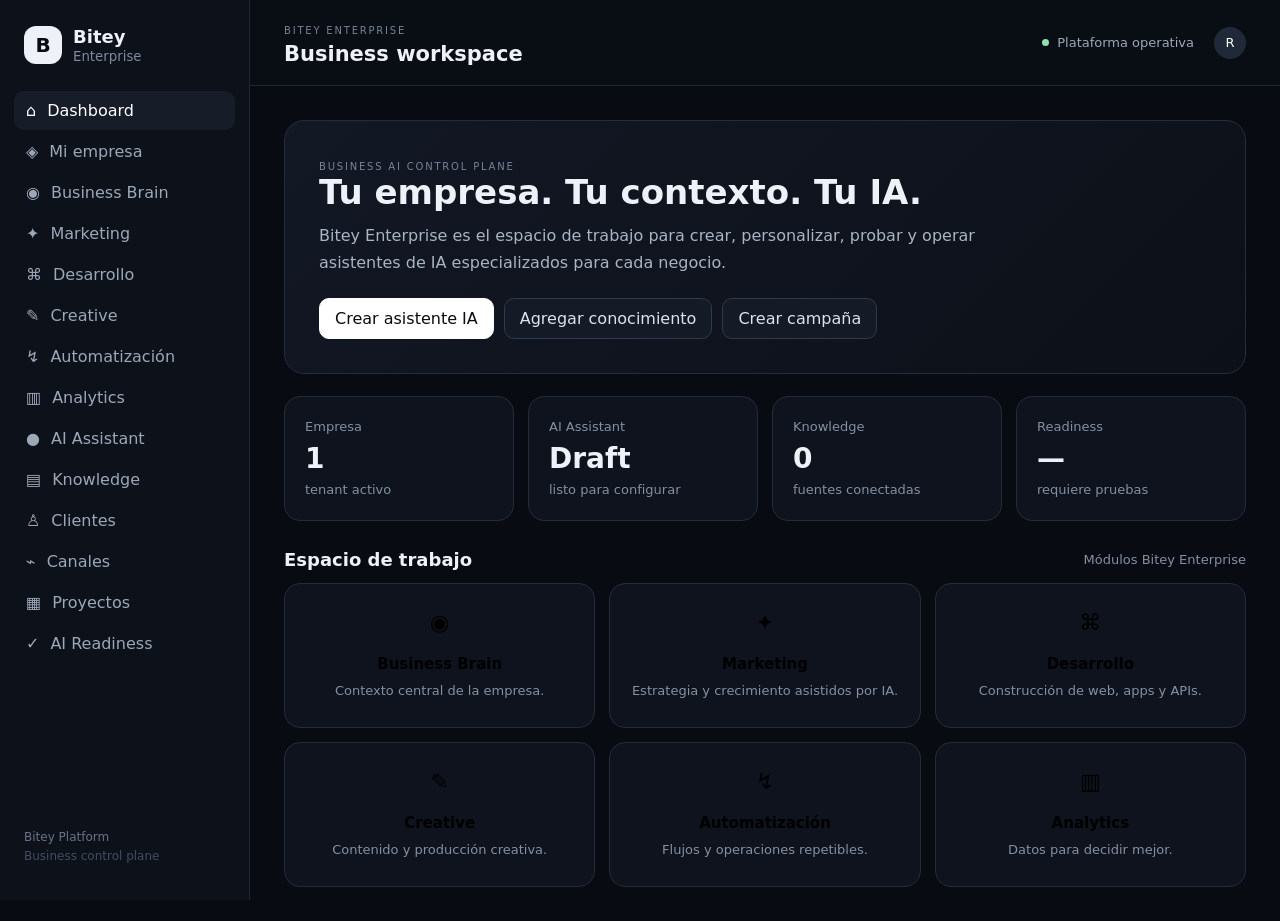
<file: web/index.html>
<!doctype html>
<html lang="es">
<head>
  <meta charset="utf-8">
  <meta name="viewport" content="width=device-width, initial-scale=1">
  <title>Bitey Enterprise — AI workspace for business</title>
  <meta name="description" content="Bitey Enterprise: espacio de trabajo para crear, configurar, probar y operar asistentes de IA empresariales.">
  <link rel="stylesheet" href="./styles.css">
</head>
<body>
  <aside class="sidebar">
    <div class="brand"><span class="brand-mark">B</span><div><strong>Bitey</strong><small>Enterprise</small></div></div>
    <nav id="nav">
      <button class="nav-item active" data-view="dashboard">⌂ <span>Dashboard</span></button>
      <button class="nav-item" data-view="company">◈ <span>Mi empresa</span></button>
      <button class="nav-item" data-view="brain">◉ <span>Business Brain</span></button>
      <button class="nav-item" data-view="marketing">✦ <span>Marketing</span></button>
      <button class="nav-item" data-view="development">⌘ <span>Desarrollo</span></button>
      <button class="nav-item" data-view="creative">✎ <span>Creative</span></button>
      <button class="nav-item" data-view="automation">↯ <span>Automatización</span></button>
      <button class="nav-item" data-view="analytics">▥ <span>Analytics</span></button>
      <button class="nav-item" data-view="assistant">● <span>AI Assistant</span></button>
      <button class="nav-item" data-view="knowledge">▤ <span>Knowledge</span></button>
      <button class="nav-item" data-view="customers">♙ <span>Clientes</span></button>
      <button class="nav-item" data-view="channels">⌁ <span>Canales</span></button>
      <button class="nav-item" data-view="projects">▦ <span>Proyectos</span></button>
      <button class="nav-item" data-view="readiness">✓ <span>AI Readiness</span></button>
    </nav>
    <div class="sidebar-foot">Bitey Platform<br><span>Business control plane</span></div>
  </aside>

  <main class="main">
    <header class="topbar"><div><span class="eyebrow">BITEY ENTERPRISE</span><h1 id="page-title">Business workspace</h1></div><div class="status"><span class="dot"></span> Plataforma operativa <span class="avatar">R</span></div></header>
    <section id="app" class="content"></section>
  </main>
  <script src="./app.js"></script>
</body>
</html>
</file>
<file: web/styles.css>
*{box-sizing:border-box}body{margin:0;font-family:Inter,ui-sans-serif,system-ui,-apple-system,BlinkMacSystemFont,"Segoe UI",sans-serif;background:#080b12;color:#eef2f8}button{font:inherit} .sidebar{position:fixed;inset:0 auto 0 0;width:250px;padding:22px 14px;background:#0d111a;border-right:1px solid #202734;display:flex;flex-direction:column}.brand{display:flex;align-items:center;gap:11px;padding:4px 10px 25px}.brand-mark{width:38px;height:38px;border-radius:12px;display:grid;place-items:center;background:#eef2f8;color:#080b12;font-weight:900;font-size:20px}.brand strong{display:block;font-size:18px}.brand small{display:block;color:#7f8a9d;margin-top:2px}.nav-item{width:100%;border:0;background:transparent;color:#9ca7b8;text-align:left;padding:10px 12px;border-radius:10px;margin:2px 0;cursor:pointer;display:flex;gap:11px;align-items:center}.nav-item:hover,.nav-item.active{background:#171d28;color:#fff}.sidebar-foot{margin-top:auto;padding:12px 10px;color:#687386;font-size:12px;line-height:1.6}.sidebar-foot span{color:#424d5e}.main{margin-left:250px;min-height:100vh}.topbar{height:86px;border-bottom:1px solid #202734;padding:18px 34px;display:flex;align-items:center;justify-content:space-between;background:#0a0e16cc;backdrop-filter:blur(12px);position:sticky;top:0;z-index:5}.eyebrow{font-size:10px;letter-spacing:.18em;color:#778399}.topbar h1{font-size:21px;margin:4px 0 0}.status{color:#9da8b9;font-size:13px;display:flex;align-items:center;gap:8px}.dot{width:7px;height:7px;border-radius:50%;background:#8fe3b1}.avatar{margin-left:12px;width:32px;height:32px;border-radius:50%;display:grid;place-items:center;background:#202938;color:#fff}.content{padding:34px;max-width:1400px}.hero{padding:34px;border:1px solid #252d3b;border-radius:20px;background:linear-gradient(135deg,#121824,#0c1018);margin-bottom:22px}.hero h2{font-size:34px;line-height:1.1;margin:0 0 12px}.hero p{max-width:720px;color:#aab4c3;line-height:1.65;margin:0 0 22px}.actions{display:flex;gap:10px;flex-wrap:wrap}.primary,.secondary{border-radius:10px;padding:10px 15px;cursor:pointer}.primary{border:1px solid #fff;background:#fff;color:#080b12}.secondary{border:1px solid #303a4a;background:#151b26;color:#dce3ed}.grid{display:grid;grid-template-columns:repeat(4,minmax(0,1fr));gap:14px}.card{border:1px solid #242c39;background:#0e131d;border-radius:16px;padding:20px}.card h3{font-size:15px;margin:0 0 8px}.muted{color:#8490a2;font-size:13px;line-height:1.55}.metric{font-size:28px;font-weight:750;margin:5px 0}.section-title{display:flex;justify-content:space-between;align-items:end;margin:28px 0 13px}.section-title h2{font-size:18px;margin:0}.module-grid{display:grid;grid-template-columns:repeat(3,minmax(0,1fr));gap:14px}.module{min-height:145px;cursor:pointer}.module .icon{font-size:22px;margin-bottom:20px}.bar{height:7px;background:#202836;border-radius:99px;overflow:hidden;margin-top:12px}.bar i{display:block;height:100%;width:76%;background:#dbe2ec}.list{display:grid;gap:10px}.row{display:flex;justify-content:space-between;align-items:center;border:1px solid #242c39;background:#0e131d;border-radius:12px;padding:14px}.badge{font-size:11px;border:1px solid #334052;padding:4px 8px;border-radius:99px;color:#aab5c5}.empty{padding:48px;text-align:center;border:1px dashed #2b3544;border-radius:18px;color:#8d98a9}.form{display:grid;gap:12px;max-width:720px}.field{display:grid;gap:7px}.field label{font-size:12px;color:#98a4b6}.field input,.field textarea,.field select{width:100%;background:#0d131d;border:1px solid #2a3443;color:#fff;border-radius:10px;padding:11px}.field textarea{min-height:120px;resize:vertical}@media(max-width:1000px){.grid{grid-template-columns:repeat(2,1fr)}.module-grid{grid-template-columns:repeat(2,1fr)}}@media(max-width:700px){.sidebar{position:static;width:auto;height:auto}.main{margin-left:0}.sidebar-foot{display:none}.topbar{position:static;padding:16px 20px}.content{padding:20px}.grid,.module-grid{grid-template-columns:1fr}.hero h2{font-size:27px}.status{display:none}}
</file>
